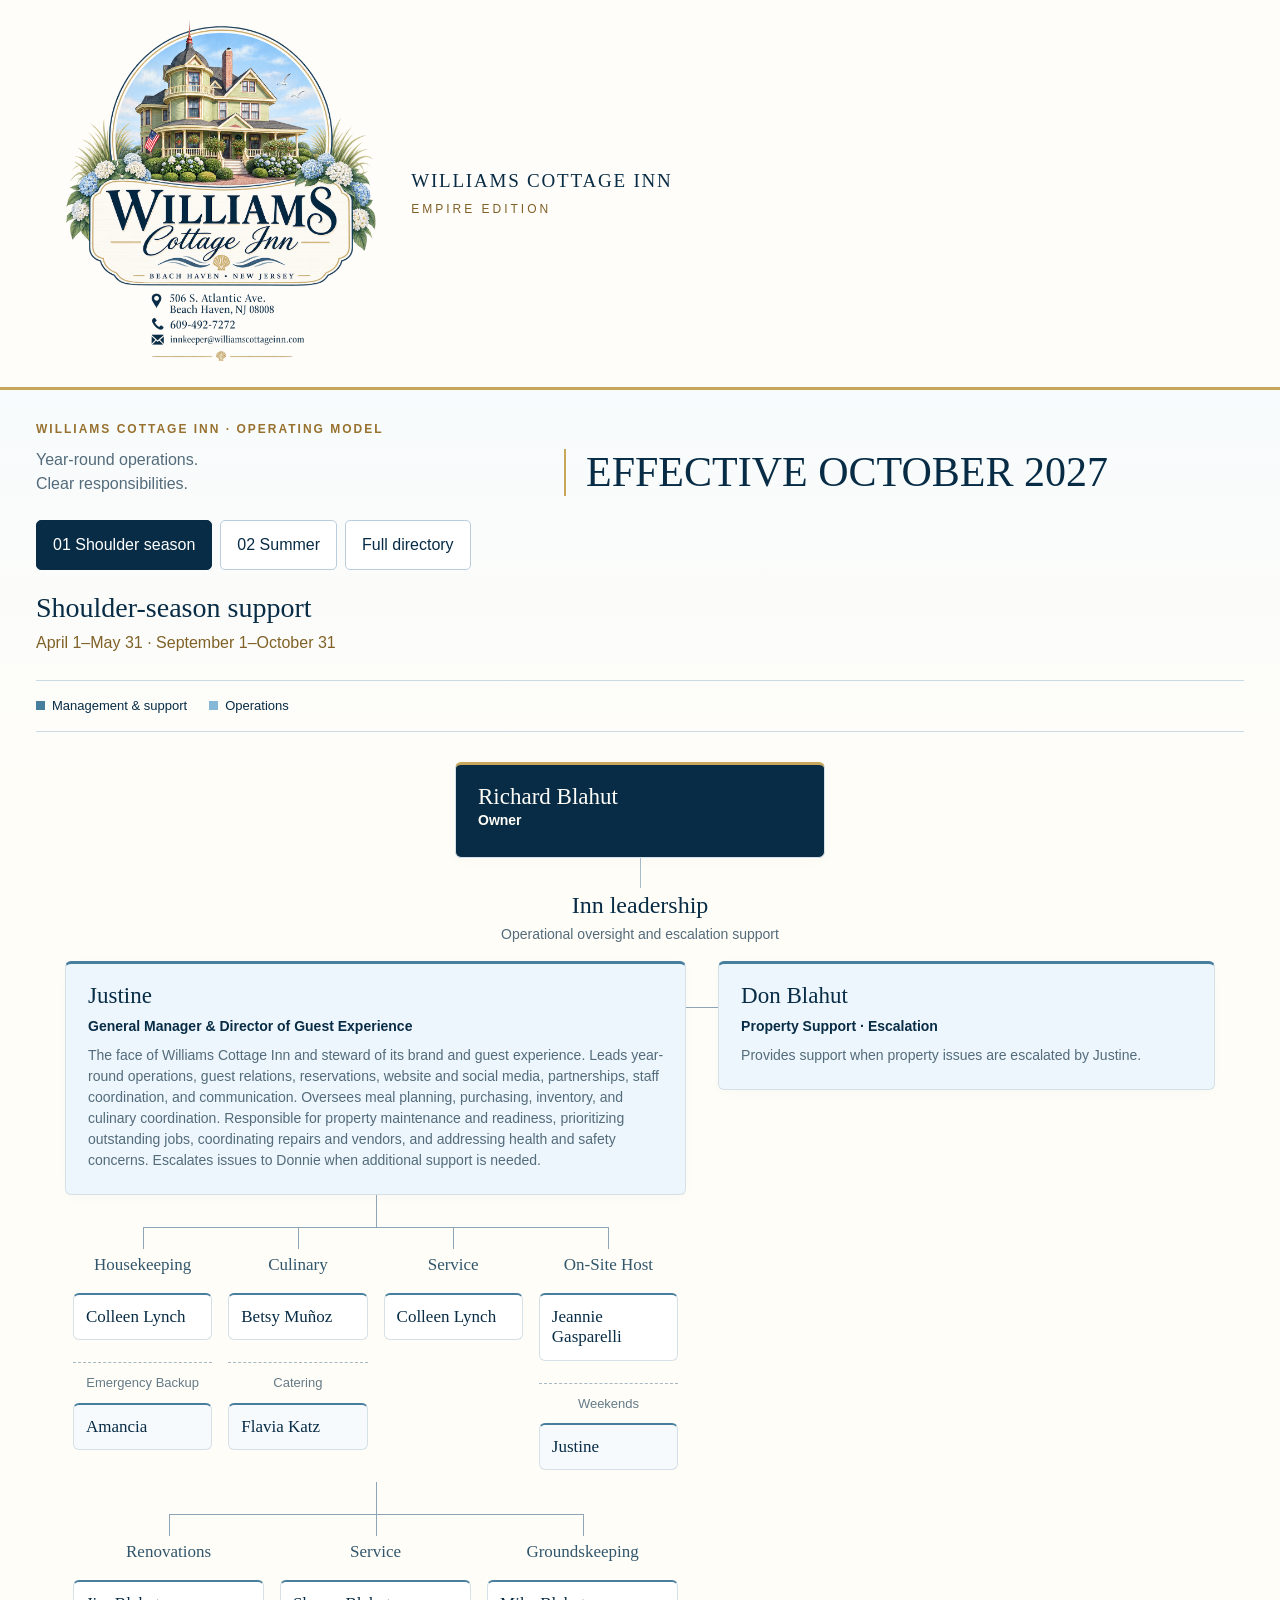
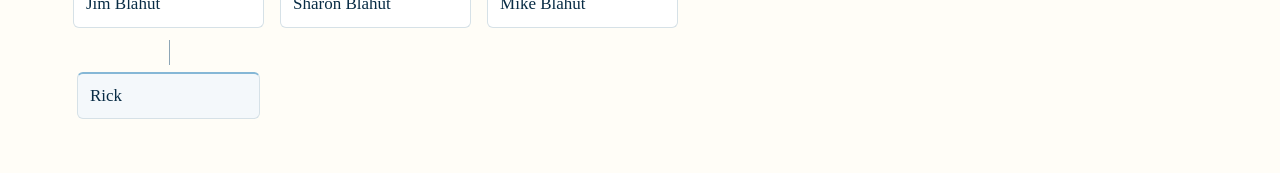
<file: empire/index.html>
<!doctype html><html lang="en"><head><meta charset="utf-8"><meta name="viewport" content="width=device-width,initial-scale=1"><title>Williams Cottage Inn | Empire Edition</title><link rel="stylesheet" href="style.css"></head><body>
<header><div class="brand"><img src="williams-cottage-logo.png" alt="Williams Cottage Inn, Beach Haven, New Jersey" width="124" height="132"><div>WILLIAMS COTTAGE INN<span>EMPIRE EDITION</span></div></div></header>
<main><div class="intro"><div><p class="eyebrow">WILLIAMS COTTAGE INN · OPERATING MODEL</p><h1>Year-round operations.<br>Clear responsibilities.</h1></div><p class="context"></p></div>
<nav class="season-nav" aria-label="Support model"><a href="#shoulder" data-season="shoulder">01 Shoulder season</a><a href="#summer" data-season="summer">02 Summer</a><a href="#directory" data-season="directory">Full directory</a></nav><section class="season-heading"><div><h2 id="season-title"></h2><p id="season-dates"></p></div><p id="season-description"></p></section><div class="legend"><span><i class="green"></i>Management & support</span><span><i class="gray"></i>Operations</span></div>
<section class="tier" aria-labelledby="owner-title"><div class="tier-label" hidden><h2 id="owner-title">Owner</h2></div><div id="owner" class="owner cards"></div></section>
<div class="connector"></div><section class="tier" aria-labelledby="family-title"><div class="tier-label"><span>02</span><h2 id="family-title">Family ownership</h2></div><div id="family" class="family cards"></div></section>
<div class="connector"></div><section class="tier leadership" aria-labelledby="lead-title"><div class="tier-label"><h2 id="lead-title">Inn leadership</h2><p>Operational oversight and escalation support</p></div><div id="leadership" class="leaders cards"></div></section>
<div class="connector"></div><section class="tier" aria-labelledby="team-title"><div class="tier-label"><span>04</span><h2 id="team-title">Operations</h2></div><div id="support" class="support cards"></div><div class="open-roles"><strong>Team roster to complete</strong><p>Cleaners & housekeepers · Cooks · Maintenance technicians · Vendor contacts</p><span>Add each person as their details become available. Reporting relationships are confirmed individually.</span></div></section>
<div id="directory-service-contacts"></div></main>
<dialog id="editor"><form id="person-form"><div class="dialog-head"><p class="eyebrow">PEOPLE DIRECTORY</p><button type="button" id="close" aria-label="Close">×</button></div><h2 id="dialog-title">Person details</h2><label>Name<input name="name" required maxlength="100"></label><label>Title / role<input name="role" required maxlength="150"></label><label>Organizational group<select name="group"><option value="owner">Primary ownership</option><option value="family">Family ownership</option><option value="leadership">Inn leadership</option><option value="support">Operations</option><option value="justineTeam">Working directly with Justine</option><option value="jimTeam">Jim Blahut’s team</option><option value="champions">Justine’s personal support network</option></select></label><label>Family relationship<input name="relation" maxlength="200"></label><label>Responsibilities / contribution<textarea name="notes" rows="3" maxlength="600"></textarea></label><label>Reports to / works with<input name="reports" maxlength="150" placeholder="To be confirmed"></label><div class="fields"><label>Phone<input name="phone" type="tel" maxlength="60"></label><label>Email<input name="email" type="email" maxlength="150"></label></div><div class="dialog-actions"><button type="button" id="remove">Remove person</button><button class="primary" type="submit">Save details</button></div></form></dialog><input type="file" id="file" accept="application/json,.json" hidden><div id="status" role="status" aria-live="polite"></div><script src="app.js?v=no-winter-6"></script></body></html>
</file>
<file: empire/style.css>
:root{--ink:#082c45;--gold:#97712f;--paper:#fffdf7;--line:#d6e1e7}*{box-sizing:border-box}body{margin:0;background:var(--paper);color:var(--ink);font:16px/1.5 -apple-system,BlinkMacSystemFont,"Segoe UI",sans-serif}header{padding:24px 4vw;border-bottom:1px solid var(--line);display:flex;justify-content:space-between;align-items:center;gap:24px}.brand{font:20px Georgia,serif;letter-spacing:2px}.brand span{display:block;font:12px sans-serif;letter-spacing:3px;color:var(--gold);margin-top:9px}button{font:inherit;cursor:pointer;border:1px solid var(--line);background:white;color:var(--ink);border-radius:5px;padding:9px 14px}button:hover{border-color:var(--gold);background:#f2eee4}button:focus-visible{outline:3px solid var(--gold);outline-offset:3px}.primary{background:var(--ink);color:white;border-color:var(--ink)}.primary:hover{background:#234d68}.actions{display:flex;gap:8px;flex-wrap:wrap}main{max-width:1340px;margin:auto;padding:42px 36px}.intro{display:flex;align-items:end;justify-content:space-between;gap:30px;margin-bottom:30px}.eyebrow{font-size:12px;letter-spacing:2px;font-weight:650;color:var(--gold);margin:0 0 10px}h1{font:44px/1.12 Georgia,serif;margin:0;font-weight:400}.context{max-width:350px;color:#536b7b}.legend{display:flex;gap:22px;align-items:center;flex-wrap:wrap;border-top:1px solid var(--line);border-bottom:1px solid var(--line);padding:15px 0;margin-bottom:30px;font-size:13px}.legend i{display:inline-block;width:9px;height:9px;margin-right:7px}.gold{background:var(--gold)}.green{background:var(--ink)}.gray{background:#85b7d6}.draft{margin-left:auto;color:#536b7b}.tier{position:relative}.tier-label{text-align:center;margin-bottom:16px}.tier-label>span{font-size:12px;color:var(--gold);letter-spacing:2px}h2{font:24px/1.2 Georgia,serif;margin:3px 0}.tier-label p{font-size:14px;color:#536b7b;margin:4px}.cards{display:grid;gap:16px}.owner{max-width:370px;margin:auto}.family{grid-template-columns:repeat(3,1fr)}.pair{display:grid;gap:0;border:1px solid var(--line);border-top:3px solid var(--gold);border-radius:6px;overflow:hidden;background:white}.card{width:100%;display:block;text-align:left;padding:18px 22px;background:white;border:1px solid var(--line);border-top:3px solid var(--gold);border-radius:6px;overflow-wrap:anywhere}.pair .card{border:none;border-radius:0;border-bottom:1px solid var(--line)}.pair .card:last-child{border:0}.card h3{font:23px/1.2 Georgia,serif;margin:0 0 6px}.role{font-size:14px;font-weight:650;margin:0 0 8px}.relation,.notes{font-size:14px;color:#536b7b;margin:5px 0}.contact{font-size:13px;padding-top:10px;margin-top:10px;border-top:1px solid #ecece6;color:#758079}.connector{height:30px;border-left:1px solid #b8b7a9;width:0;margin:auto}.leaders{grid-template-columns:repeat(2,1fr);max-width:900px;margin:auto;gap:30px}.leaders .card{border-top-color:var(--ink);background:#edf6fc}.support{grid-template-columns:repeat(3,1fr)}.support .card{border-top-color:#85b7d6}.open-roles{padding:20px;border:1px dashed #b9c1b8;border-radius:6px;margin-top:16px;text-align:center}.open-roles p{margin:6px 0}.open-roles span{font-size:14px;color:#536b7b}footer{border-top:1px solid var(--line);margin-top:35px;padding-top:18px;font-size:13px;color:#536b7b}footer p{margin:6px 0}dialog{border:1px solid var(--line);border-radius:10px;padding:28px;max-width:580px;width:calc(100% - 32px);max-height:90vh;color:var(--ink)}dialog::backdrop{background:#082c4577}label{display:block;font-size:14px;margin-top:14px}input,select,textarea{width:100%;padding:10px;border:1px solid #b8c2ba;border-radius:4px;margin-top:4px;font:16px sans-serif;color:var(--ink);background:white}.fields{display:grid;grid-template-columns:1fr 1fr;gap:12px}.dialog-head,.dialog-actions{display:flex;justify-content:space-between;align-items:center;gap:12px}.dialog-actions{margin-top:22px}#close{padding:0 9px;font-size:24px}#status{position:fixed;bottom:24px;left:50%;transform:translateX(-50%);background:var(--ink);color:white;padding:12px 20px;border-radius:5px;display:none;max-width:90vw}@media(max-width:760px){header,.intro{align-items:start;flex-direction:column}main{padding:28px 18px}h1{font-size:36px}.family,.support{grid-template-columns:1fr}.leaders{grid-template-columns:1fr;gap:12px}.legend{gap:10px 20px}.draft{margin-left:0}.context{margin:0}.fields{grid-template-columns:1fr}}@media print{@page{size:landscape;margin:10mm}body{background:white;font-size:12px}header{padding:0 0 12px}.actions,dialog,#status{display:none!important}main{padding:16px 0}.intro{margin-bottom:15px}h1{font-size:28px}.context{font-size:13px}.legend{margin-bottom:15px;padding:8px 0}.tier-label{margin-bottom:8px}h2{font-size:18px}.card{padding:10px 14px;break-inside:avoid}.card h3{font-size:18px}.role,.relation,.notes{font-size:12px}.contact{font-size:11px;padding-top:4px;margin-top:4px}.connector{height:15px}.open-roles{padding:10px}.open-roles p,.open-roles span,footer{font-size:11px}footer{margin-top:15px;padding-top:8px}.tier{break-inside:avoid}.family,.support{grid-template-columns:repeat(3,1fr)}.leaders{grid-template-columns:repeat(2,1fr)}*{-webkit-print-color-adjust:exact;print-color-adjust:exact}}

/* Coastal palette drawn from the supplied Williams Cottage Inn logo. */
body{background:linear-gradient(180deg,#e6f3fc 0,#f7fbfd 350px,#fffdf7 850px)}
header{background:#fffdf9;border-bottom:3px solid #c8a75d;padding:14px 4vw;gap:20px}
.brand{display:flex;align-items:center;gap:20px;font-size:19px;letter-spacing:1.8px}.brand img{display:block;width:124px;height:auto;object-fit:contain}.brand span{color:#806127;font-size:12px;letter-spacing:3px;margin-top:10px}
main{padding-top:30px}.intro{margin-bottom:24px}.intro h1{font-size:42px;line-height:1.12}.context{border-left:2px solid #c8a75d;padding-left:20px}.legend{border-color:#c9dae5}.tier-label>span{color:#806127}.card{box-shadow:0 3px 12px #0b345306}.card:hover{background:#f3f8fc;border-color:#a7c8dd}.pair .card:hover{background:#f3f8fc}.owner .card{background:#082c45;color:#fffdf7;border-top-color:#c8a75d}.owner .card .notes,.owner .card .contact{color:#d8e9f5}.owner .card .contact{border-color:#416175}.owner .card:hover{background:#133f5c}.leaders .card{border-top-color:#477d9d}.open-roles{background:#f1f7fb;border-color:#a3c1d4}.open-roles span{color:#536b7b}.primary{box-shadow:0 2px 4px #082c4512}button:hover{background:#edf6fc}.primary:hover{background:#234d68}.connector{border-color:#a8bbca}footer{color:#536b7b}.gold{background:#b48b3e}.green{background:#477d9d}.gray{background:#85b7d6}
@media(max-width:760px){header{padding:14px 18px}.brand{gap:14px;font-size:16px;letter-spacing:1px}.brand img{width:86px}.brand span{font-size:11px;letter-spacing:2px}.actions{width:100%}.actions button{flex:1 1 auto;font-size:14px}.intro h1{font-size:34px}.context{padding-left:14px;margin-top:4px}}
@media print{body,header{background:white}.brand img{width:64px}.brand{font-size:16px}.brand span{font-size:10px}header{padding:0 0 8px}.intro h1{font-size:26px}.intro{margin-bottom:12px}main{padding-top:12px}.owner .card{background:#082c45}.card{box-shadow:none}}

/* Working relationships and personal support use distinct branches. */
.leaders{max-width:1150px;grid-template-columns:minmax(0,1.5fr) minmax(0,1fr);align-items:start;gap:32px}.leader-column{min-width:0}.justine-branches{display:grid;grid-template-columns:minmax(0,1.1fr) minmax(0,1fr);gap:24px;margin:0 8px}.branch{position:relative;padding-top:32px;min-width:0}.branch:before{content:"";position:absolute;top:0;left:50%;height:25px;border-left:1px solid #8da5b6}.branch-label{font-size:12px;line-height:1.4;margin:0 0 9px;color:#526c7c;text-align:center}.branch .card{margin-bottom:12px;padding:14px;box-shadow:none;background:white;border-top-width:2px}.branch .card h3{font-size:20px}.branch .card .notes,.branch .card .role,.branch .card .relation{font-size:13px}.champions:before{left:0;width:50%;height:25px;border-left:0;border-bottom:1px dotted #a1b2bd;border-right:1px dotted #a1b2bd}.champions .branch-label{font-weight:400;color:#657b88}.champions .card{background:transparent;border:0;border-left:1px dotted #a1b2bd;border-radius:0;color:#617580;padding:9px 12px}.champions .card h3{font-family:inherit;font-size:16px;font-weight:300}.champions .card .role{font-size:12px;font-weight:400}.champions .card .notes,.champions .card .relation,.champions .card .contact{font-size:12px;font-weight:300;color:#617580}.champions .card:hover{background:#edf5f9}.legend .dotted-key{width:20px;height:0;border-top:1px dotted #728b9b;vertical-align:middle}.justineTeam .card{border-top-color:#7da3ba}
@media(max-width:760px){.leaders{grid-template-columns:1fr}.justine-branches{gap:14px;margin:0}.branch .card{padding:11px}.branch .card h3{font-size:18px}.champions .card h3{font-size:15px}}
@media(max-width:420px){.justine-branches{grid-template-columns:1fr}.champions{margin-left:24px;padding-top:12px;border-left:1px dotted #a1b2bd}.champions:before{top:-10px;left:-1px;height:12px;width:20px;border-right:0}.champions .card{border-left:0}.champions .branch-label{text-align:left;padding-left:12px}}
@media print{.leaders{grid-template-columns:1.5fr 1fr;gap:20px}.justine-branches{gap:16px}.branch{padding-top:22px}.branch:before{height:16px}.branch .card{padding:8px}.branch .card h3{font-size:15px}.branch .card .role,.branch .card .notes{font-size:11px}.champions .card h3{font-size:13px}.champions .card .role,.champions .card .notes,.champions .card .contact{font-size:10px}}

.jim-team{min-width:0;break-inside:avoid}.jimTeam{margin:0 12px}.jimTeam .card{border-top-color:#85b7d6}.support{align-items:start}

[hidden]{display:none!important}.season-nav{display:flex;gap:8px;flex-wrap:wrap;margin-bottom:14px}.season-nav a{padding:12px 16px;border:1px solid #b9cddd;border-radius:5px;color:var(--ink);text-decoration:none;background:#fff}.season-nav a[aria-current=page]{background:var(--ink);color:white;border-color:var(--ink)}.season-heading{display:flex;gap:24px;align-items:center;justify-content:space-between;margin:18px 0}.season-heading h2{font-size:28px}.season-heading>p{max-width:450px;font-size:14px;color:#536b7b}.season-heading div p{margin:7px 0;color:#806127}.visitor-bar{display:flex;align-items:center;gap:15px;font-size:13px;color:#536b7b}.visitor-bar button{font-size:12px;padding:4px 9px}.remember{display:flex;align-items:center;gap:9px}.remember input{width:auto}.visitor-disclosure{font-size:13px;color:#536b7b}#visitor-dialog{max-width:510px}@media(max-width:760px){.season-heading{display:block}.season-nav a{flex:1 1 42%;font-size:14px}}@media print{.season-nav,.visitor-bar{display:none}.season-heading{margin:8px 0}.season-heading h2{font-size:22px}}

.leaders{grid-template-columns:minmax(0,1fr) minmax(0,1fr);align-items:start}.operational-team{margin:0 12px}.operational-team>.team-unit{margin-bottom:16px}.operational-team .card{width:100%;margin-bottom:0}.operational-team>.team-unit>.card{background:white}.personal-branch{margin:12px 12px 0 32px}.personal-branch:before{left:0;width:30%;border-left:1px dotted #a1b2bd;border-right:0}.team-unit .jimTeam{margin:0 18px}.team-unit .jimTeam .card{background:#f4f8fb}.operational-team .card h3{font-size:21px}@media(max-width:760px){.leaders{grid-template-columns:1fr}}@media print{.leaders{grid-template-columns:1fr 1fr}.leadership{break-inside:auto}.leader-column,.operational-team{break-inside:auto}.team-unit{break-inside:avoid}}

.leaders{grid-template-columns:minmax(0,1.8fr) minmax(0,1fr)}.category-branches{display:grid;grid-template-columns:1fr 1fr;gap:0 20px;padding:0 8px}.category-title{text-align:center;font:19px Georgia,serif;margin:0 0 14px}.category-branch .card{margin-bottom:12px;padding:13px;background:white}.category-branch .card h3{font-size:19px}.category-branch.champions .card{background:transparent}.category-branch.champions .card h3{font-size:15px}.category-empty{font-size:13px;color:#687b87;text-align:center}.other-contacts{margin:20px 8px;font-size:14px}.other-contacts summary{cursor:pointer;margin-bottom:12px}.other-contacts .card{margin-top:12px}.category-title{color:#31566c}@media(max-width:760px){.leaders{grid-template-columns:1fr}}@media(max-width:420px){.category-branches{grid-template-columns:1fr}}@media print{.leaders{grid-template-columns:1.8fr 1fr}.category-branches{gap:0 12px}.category-title{font-size:15px}.category-branch{break-inside:avoid}}

.leader-column>.card{position:relative}.leader-column:first-child>.card:after{content:"";position:absolute;right:-33px;top:43px;width:32px;border-top:1px solid #8da5b6;pointer-events:none}.owner .card h3,.pair .card h3{margin-bottom:0}@media(max-width:760px){.leader-column:first-child>.card:after{display:none}.leader-column+.leader-column{border-top:1px solid #8da5b6;padding-top:20px}}@media print{.leader-column:first-child>.card:after{display:block;right:-21px;width:20px}}

.category-branches{position:relative;grid-template-columns:repeat(3,minmax(0,1fr));gap:0;margin:0;padding:32px 0 0}.category-branches:before{content:"";position:absolute;top:0;left:50%;height:32px;border-left:1px solid #8da5b6}.category-branch{padding:28px 8px 0}.category-branch:before{top:0;left:50%;height:22px;border-left:1px solid #8da5b6;width:0;border-right:0;border-bottom:0}.category-branch:after{content:"";position:absolute;top:0;left:0;right:0;border-top:1px solid #8da5b6}.category-branch:first-child:after{left:50%}.category-branch:last-child:after{right:50%}.category-title{font-size:17px;min-height:24px}.category-branch .card h3{font-size:17px;margin-bottom:0}.category-branch .card{padding:12px}.emergency-backup{border-top:1px dashed #a7b8c2;margin-top:22px;padding-top:10px}.emergency-backup h4{font-size:13px;font-weight:500;color:#657b88;text-align:center;margin:0 0 10px}.emergency-backup .card{background:#f7fafc}.personal-branch{max-width:300px}.season-heading>p:empty{display:none}@media(max-width:420px){.category-branches{grid-template-columns:repeat(3,minmax(0,1fr))}.category-branch{padding-left:3px;padding-right:3px}.category-title{font-size:14px}.category-branch .card{padding:8px 5px}.category-branch .card h3{font-size:14px}.category-branch .card .notes,.category-branch .card .role{font-size:12px}}

.category-branches.summer-branches{grid-template-columns:repeat(2,minmax(0,1fr))}.shared-serving{margin:16px 8px 0;border-left:1px dotted #8da5b6;padding-left:14px}.shared-serving>p{font-size:12px;color:#536b7b;margin:0 0 7px}.shared-serving .card{background:white;padding:12px}.shared-serving .card h3{font-size:18px}.shared-serving .card .role,.shared-serving .card .notes{font-size:13px}

.family{grid-template-columns:repeat(4,minmax(0,1fr));align-items:stretch}.family>.card{height:100%;min-height:80px;display:flex;align-items:center}.family>.card h3{margin:0}@media(max-width:760px){.family{grid-template-columns:repeat(2,minmax(0,1fr))}}@media(max-width:420px){.family{grid-template-columns:1fr}}@media print{.family{grid-template-columns:repeat(4,minmax(0,1fr))}}

.leaders{grid-template-columns:minmax(0,1.25fr) minmax(0,1fr);gap:32px}.operational-team{display:grid;grid-template-columns:repeat(3,minmax(0,1fr));gap:10px;margin:0;padding-top:32px}.operational-team>.team-unit{min-width:0}.operational-team .card{padding:12px 8px}.operational-team .card h3{font-size:17px}.operational-team .card .role{font-size:13px}.team-unit .jimTeam{margin:0 4px}.don-backup{margin:16px 8px}.don-backup .card{background:white}.don-backup .card h3{font-size:20px}@media(max-width:900px){.leaders{grid-template-columns:1fr}.leader-column:first-child>.card:after{display:none}}@media print{.leaders{grid-template-columns:1.25fr 1fr}.operational-team{gap:6px}.operational-team .card h3{font-size:14px}}

.don-backup .card .role{font-size:13px}

.category-branches{grid-template-columns:repeat(4,minmax(0,1fr))}.category-branches.summer-branches{grid-template-columns:repeat(3,minmax(0,1fr))}

.brand img{width:340px;max-width:100%;height:auto;flex-shrink:0}.brand{flex-wrap:wrap}@media(max-width:760px){.brand{width:100%;justify-content:center;text-align:center}.brand img{width:300px;max-width:85vw}.brand>div{width:100%}}@media print{.brand img{width:200px}}

.category-branches.don-branches{grid-template-columns:repeat(3,minmax(0,1fr))}.don-branches .jimTeam{margin:0 4px}.winter-holiday-note{margin:40px 0 0;padding-top:16px;border-top:1px solid var(--line);font-size:13px;color:#657b88}

.category-branches.summer-branches{grid-template-columns:repeat(4,minmax(0,1fr))}

#directory-service-contacts:not(:empty){margin-top:32px}#directory-service-contacts .other-contacts{margin:0}#directory-service-contacts .card{max-width:540px}

.intro h1{font:400 16px/1.5 -apple-system,BlinkMacSystemFont,"Segoe UI",sans-serif;color:#536b7b}.intro .context{font:400 42px/1.12 Georgia,serif;color:var(--ink);max-width:680px;margin:0}.intro>div{flex:1}.intro .context{flex:1.5}@media(max-width:760px){.intro .context{font-size:34px}}@media print{.intro .context{font-size:26px}}
</file>
